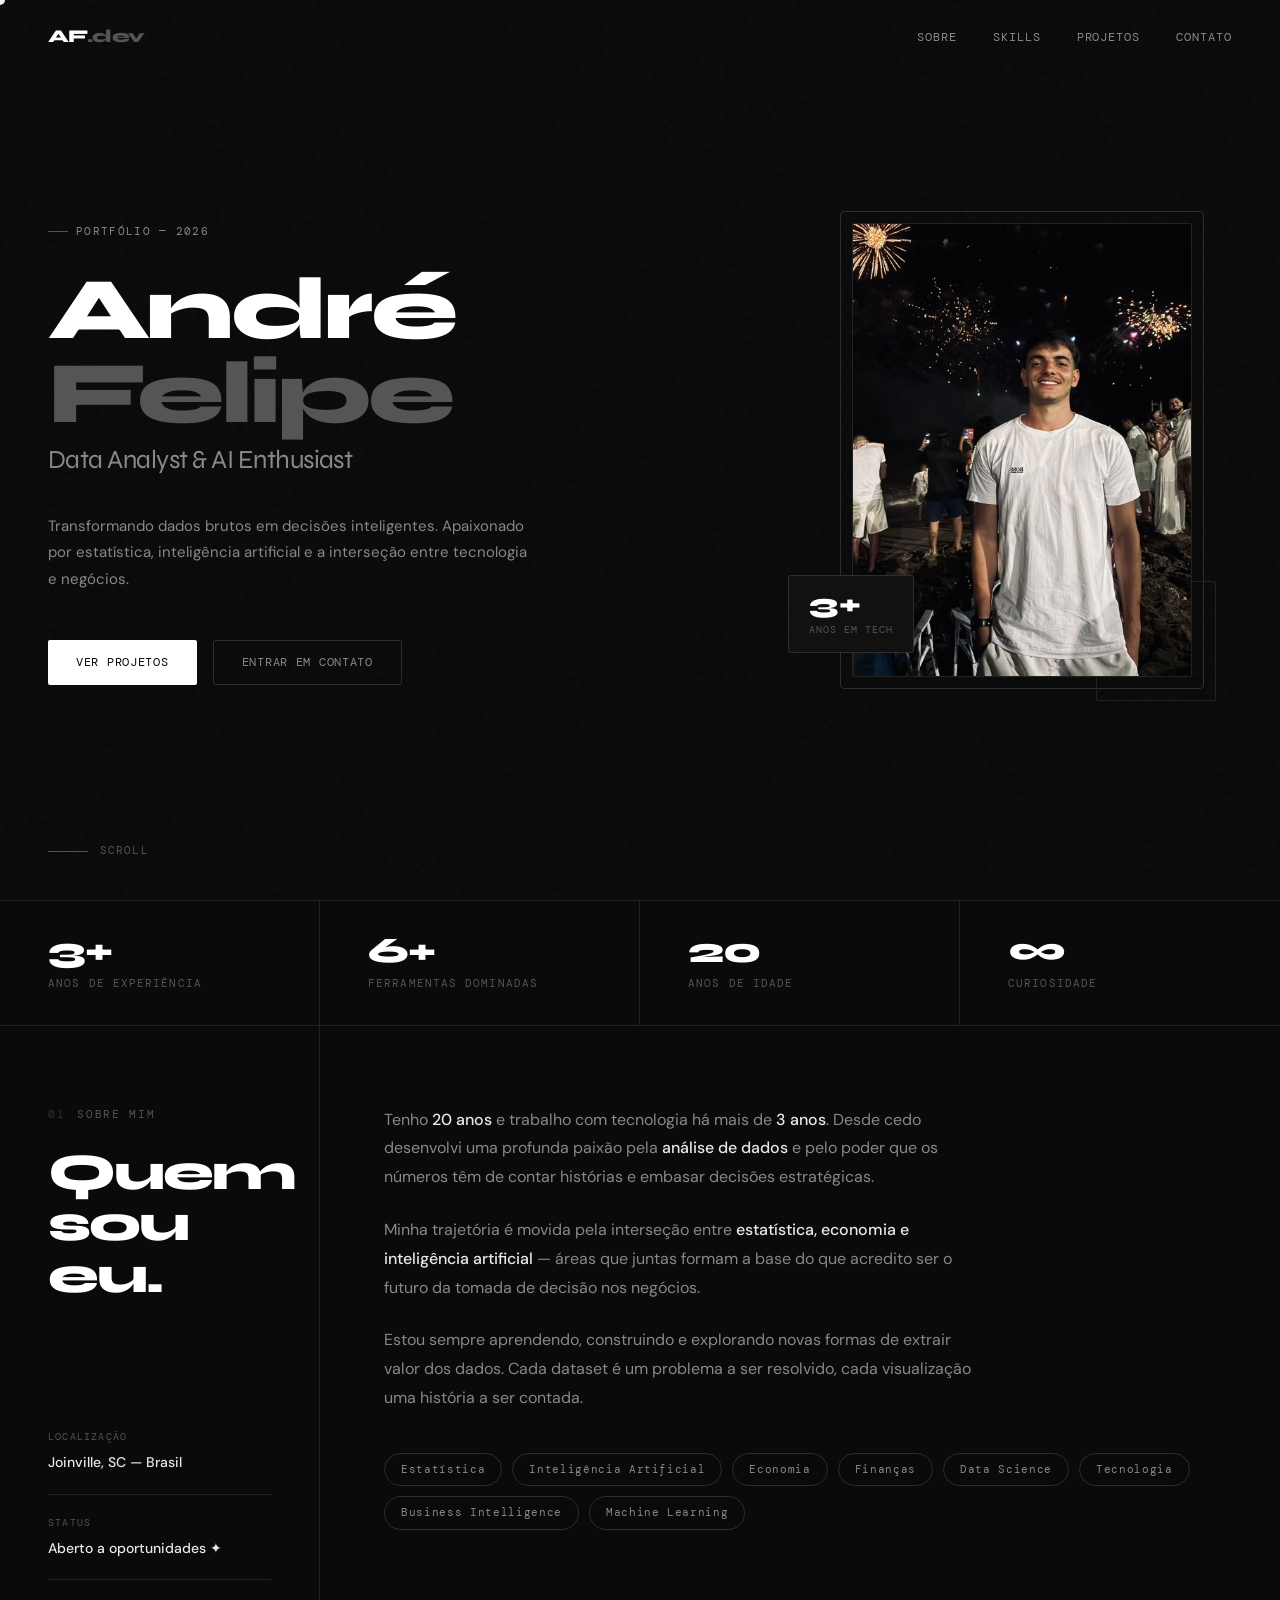
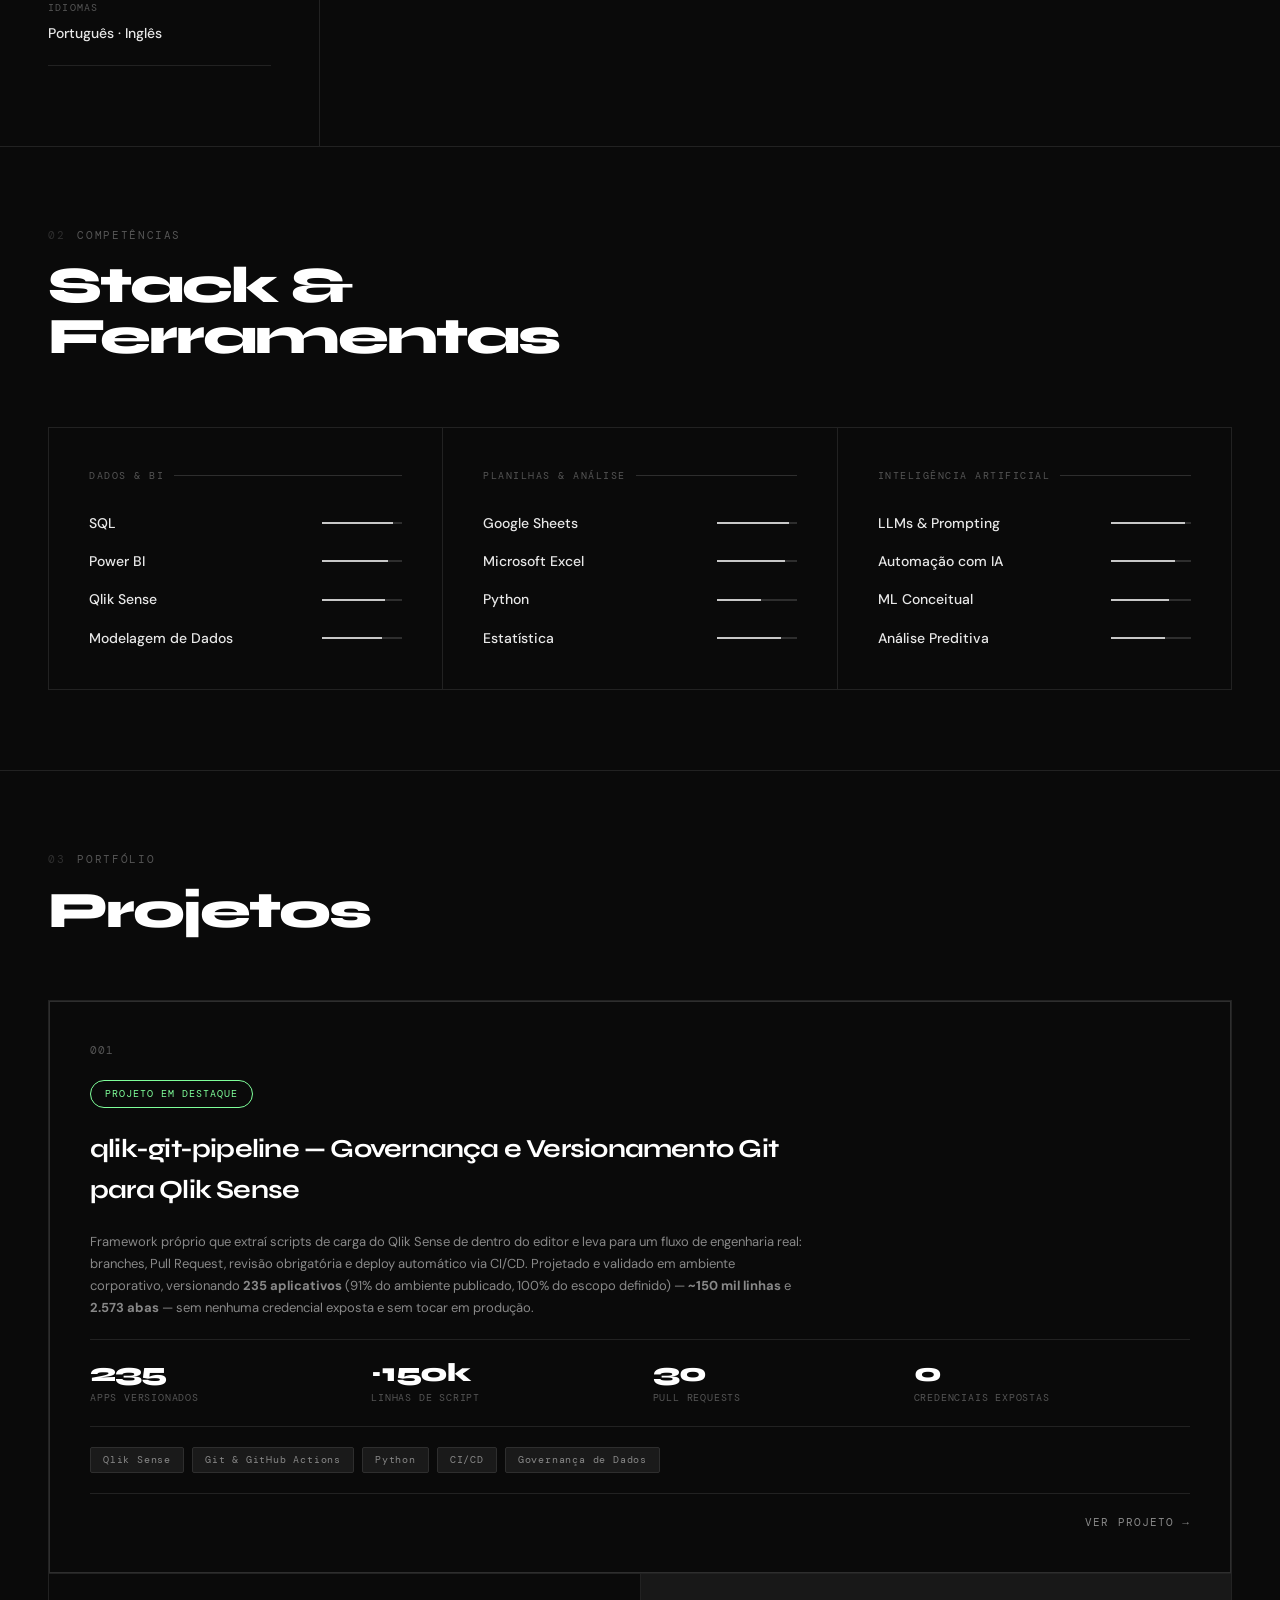
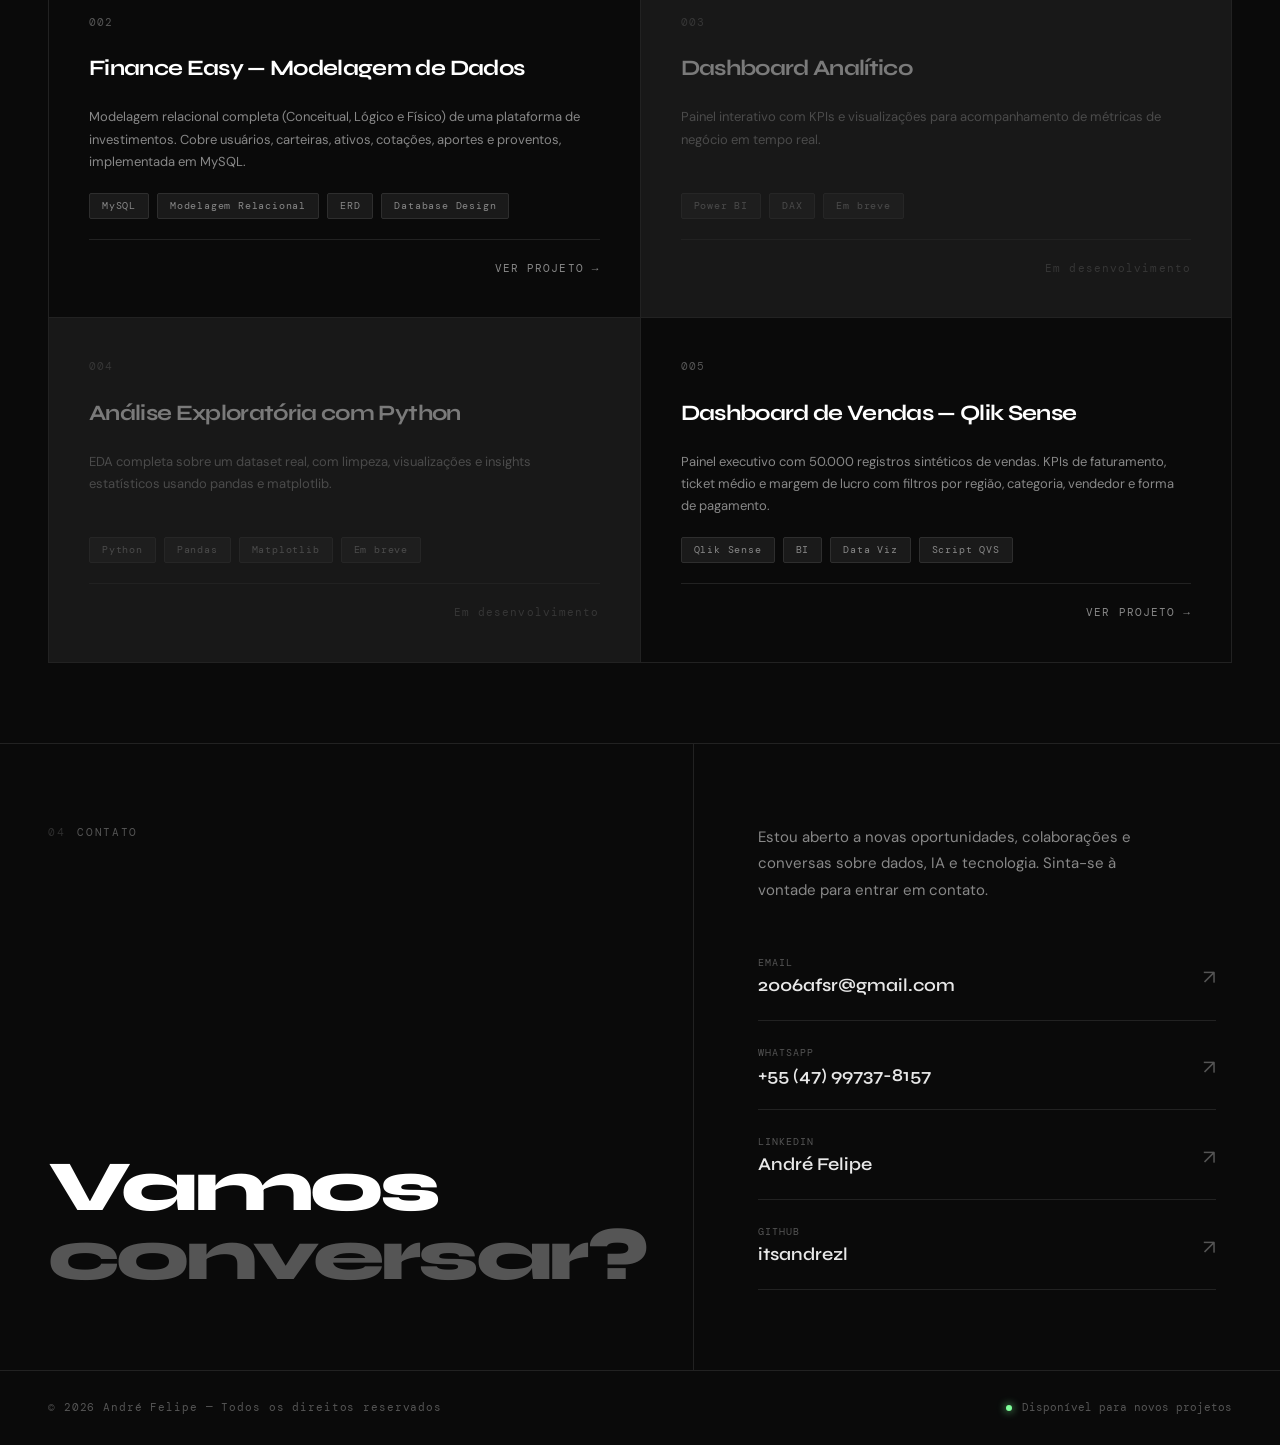
<file: index.html>
<!DOCTYPE html>
<html lang="pt-BR">
<head>
  <meta charset="UTF-8" />
  <meta name="viewport" content="width=device-width, initial-scale=1.0" />
  <title>André Felipe — Data Portfolio</title>

  <!-- Google Fonts -->
  <link rel="preconnect" href="https://fonts.googleapis.com" />
  <link href="https://fonts.googleapis.com/css2?family=Syne:wght@400;500;600;700;800&family=DM+Mono:ital,wght@0,300;0,400;0,500;1,300&family=DM+Sans:ital,opsz,wght@0,9..40,300;0,9..40,400;0,9..40,500;1,9..40,300&display=swap" rel="stylesheet" />

  <!-- Estilos -->
  <link rel="stylesheet" href="assets/css/style.css" />
</head>
<body>

  <div id="cursor"></div>

  <!-- ── NAV ── -->
  <nav id="nav">
    <a href="#home" class="nav-logo">AF<span>.dev</span></a>
    <ul class="nav-links">
      <li><a href="#about">Sobre</a></li>
      <li><a href="#skills">Skills</a></li>
      <li><a href="#projects">Projetos</a></li>
      <li><a href="#contact">Contato</a></li>
    </ul>
  </nav>

  <!-- ── HERO ── -->
  <section id="home">
    <div class="hero-left">
      <div class="hero-tag fade-in">Portfólio — 2026</div>
      <h1 class="hero-name fade-in fade-in-delay-1">
        André<br/><span class="dim">Felipe</span>
      </h1>
      <p class="hero-role fade-in fade-in-delay-2">Data Analyst &amp; AI Enthusiast</p>
      <p class="hero-desc fade-in fade-in-delay-3">
        Transformando dados brutos em decisões inteligentes. Apaixonado por estatística, inteligência artificial e a interseção entre tecnologia e negócios.
      </p>
      <div class="hero-cta fade-in fade-in-delay-4">
        <a href="#projects" class="btn btn-primary">Ver Projetos</a>
        <a href="#contact" class="btn btn-outline">Entrar em Contato</a>
      </div>
    </div>

    <div class="hero-right fade-in fade-in-delay-2">
      <div class="photo-frame">
        <div class="photo-inner">
          <!-- Substitua as duas linhas abaixo pela sua foto: -->
          <!-- <img src="assets/images/profile.jpg" alt="André Felipe" /> -->
          <img src="assets/images/profile.jpeg" alt="André Felipe" />
        </div>
      </div>
      <div class="photo-badge">
        <div class="photo-badge-num">3+</div>
        <div class="photo-badge-label">Anos em Tech</div>
      </div>
    </div>

    <div class="hero-scroll">
      <div class="scroll-line"></div>
      Scroll
    </div>
  </section>

  <!-- ── STATS ── -->
  <div class="stats-bar">
    <div class="stat-item fade-in">
      <div class="stat-num">3+</div>
      <div class="stat-label">Anos de Experiência</div>
    </div>
    <div class="stat-item fade-in fade-in-delay-1">
      <div class="stat-num">6+</div>
      <div class="stat-label">Ferramentas Dominadas</div>
    </div>
    <div class="stat-item fade-in fade-in-delay-2">
      <div class="stat-num">20</div>
      <div class="stat-label">Anos de Idade</div>
    </div>
    <div class="stat-item fade-in fade-in-delay-3">
      <div class="stat-num">∞</div>
      <div class="stat-label">Curiosidade</div>
    </div>
  </div>

  <!-- ── ABOUT ── -->
  <section id="about">
    <div class="about-sidebar">
      <div>
        <div class="section-label" data-num="01">Sobre mim</div>
        <h2 class="section-title">Quem<br/>sou<br/>eu.</h2>
      </div>
      <div style="margin-top:auto; padding-top:40px;">
        <div class="info-item">
          <div class="info-key">Localização</div>
          <div class="info-val">Joinville, SC — Brasil</div>
        </div>
        <div class="info-item">
          <div class="info-key">Status</div>
          <div class="info-val">Aberto a oportunidades ✦</div>
        </div>
        <div class="info-item">
          <div class="info-key">Idiomas</div>
          <div class="info-val">Português · Inglês</div>
        </div>
      </div>
    </div>

    <div class="about-main">
      <p class="about-text fade-in">
        Tenho <strong>20 anos</strong> e trabalho com tecnologia há mais de <strong>3 anos</strong>. Desde cedo desenvolvi uma profunda paixão pela <strong>análise de dados</strong> e pelo poder que os números têm de contar histórias e embasar decisões estratégicas.
      </p>
      <p class="about-text fade-in">
        Minha trajetória é movida pela interseção entre <strong>estatística, economia e inteligência artificial</strong> — áreas que juntas formam a base do que acredito ser o futuro da tomada de decisão nos negócios.
      </p>
      <p class="about-text fade-in">
        Estou sempre aprendendo, construindo e explorando novas formas de extrair valor dos dados. Cada dataset é um problema a ser resolvido, cada visualização uma história a ser contada.
      </p>
      <div class="about-passions fade-in">
        <span class="passion-tag">Estatística</span>
        <span class="passion-tag">Inteligência Artificial</span>
        <span class="passion-tag">Economia</span>
        <span class="passion-tag">Finanças</span>
        <span class="passion-tag">Data Science</span>
        <span class="passion-tag">Tecnologia</span>
        <span class="passion-tag">Business Intelligence</span>
        <span class="passion-tag">Machine Learning</span>
      </div>
    </div>
  </section>

  <!-- ── SKILLS ── -->
  <section id="skills">
    <div class="skills-header">
      <div>
        <div class="section-label" data-num="02">Competências</div>
        <h2 class="section-title" style="margin-top:16px;">Stack &amp;<br/>Ferramentas</h2>
      </div>
    </div>

    <div class="skills-grid fade-in">
      <div class="skill-group">
        <div class="skill-group-title">Dados &amp; BI</div>
        <div class="skill-items">
          <div class="skill-item">
            <span class="skill-name">SQL</span>
            <div class="skill-bar-wrap"><div class="skill-bar" style="width:88%"></div></div>
          </div>
          <div class="skill-item">
            <span class="skill-name">Power BI</span>
            <div class="skill-bar-wrap"><div class="skill-bar" style="width:82%"></div></div>
          </div>
          <div class="skill-item">
            <span class="skill-name">Qlik Sense</span>
            <div class="skill-bar-wrap"><div class="skill-bar" style="width:78%"></div></div>
          </div>
          <div class="skill-item">
            <span class="skill-name">Modelagem de Dados</span>
            <div class="skill-bar-wrap"><div class="skill-bar" style="width:75%"></div></div>
          </div>
        </div>
      </div>

      <div class="skill-group">
        <div class="skill-group-title">Planilhas &amp; Análise</div>
        <div class="skill-items">
          <div class="skill-item">
            <span class="skill-name">Google Sheets</span>
            <div class="skill-bar-wrap"><div class="skill-bar" style="width:90%"></div></div>
          </div>
          <div class="skill-item">
            <span class="skill-name">Microsoft Excel</span>
            <div class="skill-bar-wrap"><div class="skill-bar" style="width:85%"></div></div>
          </div>
          <div class="skill-item">
            <span class="skill-name">Python</span>
            <div class="skill-bar-wrap"><div class="skill-bar" style="width:55%"></div></div>
          </div>
          <div class="skill-item">
            <span class="skill-name">Estatística</span>
            <div class="skill-bar-wrap"><div class="skill-bar" style="width:80%"></div></div>
          </div>
        </div>
      </div>

      <div class="skill-group">
        <div class="skill-group-title">Inteligência Artificial</div>
        <div class="skill-items">
          <div class="skill-item">
            <span class="skill-name">LLMs &amp; Prompting</span>
            <div class="skill-bar-wrap"><div class="skill-bar" style="width:92%"></div></div>
          </div>
          <div class="skill-item">
            <span class="skill-name">Automação com IA</span>
            <div class="skill-bar-wrap"><div class="skill-bar" style="width:80%"></div></div>
          </div>
          <div class="skill-item">
            <span class="skill-name">ML Conceitual</span>
            <div class="skill-bar-wrap"><div class="skill-bar" style="width:72%"></div></div>
          </div>
          <div class="skill-item">
            <span class="skill-name">Análise Preditiva</span>
            <div class="skill-bar-wrap"><div class="skill-bar" style="width:68%"></div></div>
          </div>
        </div>
      </div>
    </div>
  </section>

  <!-- ── PROJECTS ── -->
  <section id="projects">
    <div class="projects-header">
      <div>
        <div class="section-label" data-num="03">Portfólio</div>
        <h2 class="section-title" style="margin-top:16px;">Projetos</h2>
      </div>
    </div>

    <div class="projects-grid fade-in">

      <!-- Projeto 001 — REAL — FLAGSHIP -->
      <div class="project-card project-flagship">
        <div class="project-num">001</div>
        <div class="project-flagship-badge">Projeto em destaque</div>
        <h3 class="project-title">qlik-git-pipeline — Governança e Versionamento Git para Qlik Sense</h3>
        <p class="project-desc">
          Framework próprio que extraí scripts de carga do Qlik Sense de dentro do editor e leva para um fluxo de engenharia real: branches, Pull Request, revisão obrigatória e deploy automático via CI/CD. Projetado e validado em ambiente corporativo, versionando <strong>235 aplicativos</strong> (91% do ambiente publicado, 100% do escopo definido) — <strong>~150 mil linhas</strong> e <strong>2.573 abas</strong> — sem nenhuma credencial exposta e sem tocar em produção.
        </p>
        <div class="project-stats">
          <div class="project-stat"><span class="project-stat-num">235</span><span class="project-stat-label">apps versionados</span></div>
          <div class="project-stat"><span class="project-stat-num">~150k</span><span class="project-stat-label">linhas de script</span></div>
          <div class="project-stat"><span class="project-stat-num">30</span><span class="project-stat-label">Pull Requests</span></div>
          <div class="project-stat"><span class="project-stat-num">0</span><span class="project-stat-label">credenciais expostas</span></div>
        </div>
        <div class="project-tags">
          <span class="project-tag">Qlik Sense</span>
          <span class="project-tag">Git &amp; GitHub Actions</span>
          <span class="project-tag">Python</span>
          <span class="project-tag">CI/CD</span>
          <span class="project-tag">Governança de Dados</span>
        </div>
        <div class="project-footer">
          <a href="https://github.com/itsandrezl/qlik-git-pipeline" target="_blank" class="project-link">Ver projeto</a>
        </div>
      </div>

      <!-- Projeto 002 — REAL -->
      <div class="project-card">
        <div class="project-num">002</div>
        <h3 class="project-title">Finance Easy — Modelagem de Dados</h3>
        <p class="project-desc">
          Modelagem relacional completa (Conceitual, Lógico e Físico) de uma plataforma de investimentos. Cobre usuários, carteiras, ativos, cotações, aportes e proventos, implementada em MySQL.
        </p>
        <div class="project-tags">
          <span class="project-tag">MySQL</span>
          <span class="project-tag">Modelagem Relacional</span>
          <span class="project-tag">ERD</span>
          <span class="project-tag">Database Design</span>
        </div>
        <div class="project-footer">
          <a href="https://github.com/itsandrezl/modelagem-finance-easy" target="_blank" class="project-link">Ver projeto</a>
        </div>
      </div>

      <!-- Projeto 003 — EM BREVE -->
      <div class="project-card project-wip">
        <div class="project-num">003</div>
        <h3 class="project-title">Dashboard Analítico</h3>
        <p class="project-desc">
          Painel interativo com KPIs e visualizações para acompanhamento de métricas de negócio em tempo real.
        </p>
        <div class="project-tags">
          <span class="project-tag">Power BI</span>
          <span class="project-tag">DAX</span>
          <span class="project-tag">Em breve</span>
        </div>
        <div class="project-footer">
          <span style="font-family:'DM Mono',monospace;font-size:11px;color:var(--muted);letter-spacing:0.1em;">Em desenvolvimento</span>
        </div>
      </div>

      <!-- Projeto 004 — EM BREVE -->
      <div class="project-card project-wip">
        <div class="project-num">004</div>
        <h3 class="project-title">Análise Exploratória com Python</h3>
        <p class="project-desc">
          EDA completa sobre um dataset real, com limpeza, visualizações e insights estatísticos usando pandas e matplotlib.
        </p>
        <div class="project-tags">
          <span class="project-tag">Python</span>
          <span class="project-tag">Pandas</span>
          <span class="project-tag">Matplotlib</span>
          <span class="project-tag">Em breve</span>
        </div>
        <div class="project-footer">
          <span style="font-family:'DM Mono',monospace;font-size:11px;color:var(--muted);letter-spacing:0.1em;">Em desenvolvimento</span>
        </div>
      </div>

      <!-- Projeto 005 — REAL -->
      <div class="project-card">
        <div class="project-num">005</div>
        <h3 class="project-title">Dashboard de Vendas — Qlik Sense</h3>
        <p class="project-desc">
          Painel executivo com 50.000 registros sintéticos de vendas. KPIs de faturamento, ticket médio e margem de lucro com filtros por região, categoria, vendedor e forma de pagamento.
        </p>
        <div class="project-tags">
          <span class="project-tag">Qlik Sense</span>
          <span class="project-tag">BI</span>
          <span class="project-tag">Data Viz</span>
          <span class="project-tag">Script QVS</span>
        </div>
        <div class="project-footer">
          <a href="https://github.com/itsandrezl/dashboard-vendas-qlik" target="_blank" class="project-link">Ver projeto</a>
        </div>
      </div>

    </div>
  </section>

  <!-- ── CONTACT ── -->
  <section id="contact">
    <div class="contact-left">
      <div class="section-label" data-num="04">Contato</div>
      <h2 class="contact-big fade-in">Vamos<br/><span class="dim">conversar?</span></h2>
    </div>
    <div class="contact-right fade-in">
      <p class="contact-desc">
        Estou aberto a novas oportunidades, colaborações e conversas sobre dados, IA e tecnologia. Sinta-se à vontade para entrar em contato.
      </p>
      <div class="contact-links">
        <!-- Troque pelo seu e-mail real -->
        <a href="mailto:seuemail@email.com" class="contact-link">
          <div>
            <div class="contact-link-label">Email</div>
            <div class="contact-link-name">2006afsr@gmail.com</div>
          </div>
          <span class="contact-link-arrow">↗</span>
        </a>
        <a href="https://wa.me/5547997378157" target="_blank" class="contact-link">
        <div>
            <div class="contact-link-label">WhatsApp</div>
            <div class="contact-link-name">+55 (47) 99737-8157</div>
          </div>
        <span class="contact-link-arrow">↗</span>
        </a>
        <!-- Troque pelo seu LinkedIn real -->
        <a href="https://www.linkedin.com/in/itsandrezl/" target="_blank" class="contact-link">
          <div>
            <div class="contact-link-label">LinkedIn</div>
            <div class="contact-link-name">André Felipe</div>
          </div>
          <span class="contact-link-arrow">↗</span>
        </a>
        <!-- Troque pelo seu GitHub real -->
        <a href="https://github.com/itsandrezl" target="_blank" class="contact-link">
          <div>
            <div class="contact-link-label">GitHub</div>
            <div class="contact-link-name">itsandrezl</div>
          </div>
          <span class="contact-link-arrow">↗</span>
        </a>
      </div>
    </div>
  </section>

  <!-- ── FOOTER ── -->
  <footer>
    <span class="footer-text">© 2026 André Felipe — Todos os direitos reservados</span>
    <div class="footer-right">
      <div class="footer-dot"></div>
      Disponível para novos projetos
    </div>
  </footer>

  <!-- JavaScript -->
  <script src="assets/js/main.js"></script>

</body>
</html>
</file>
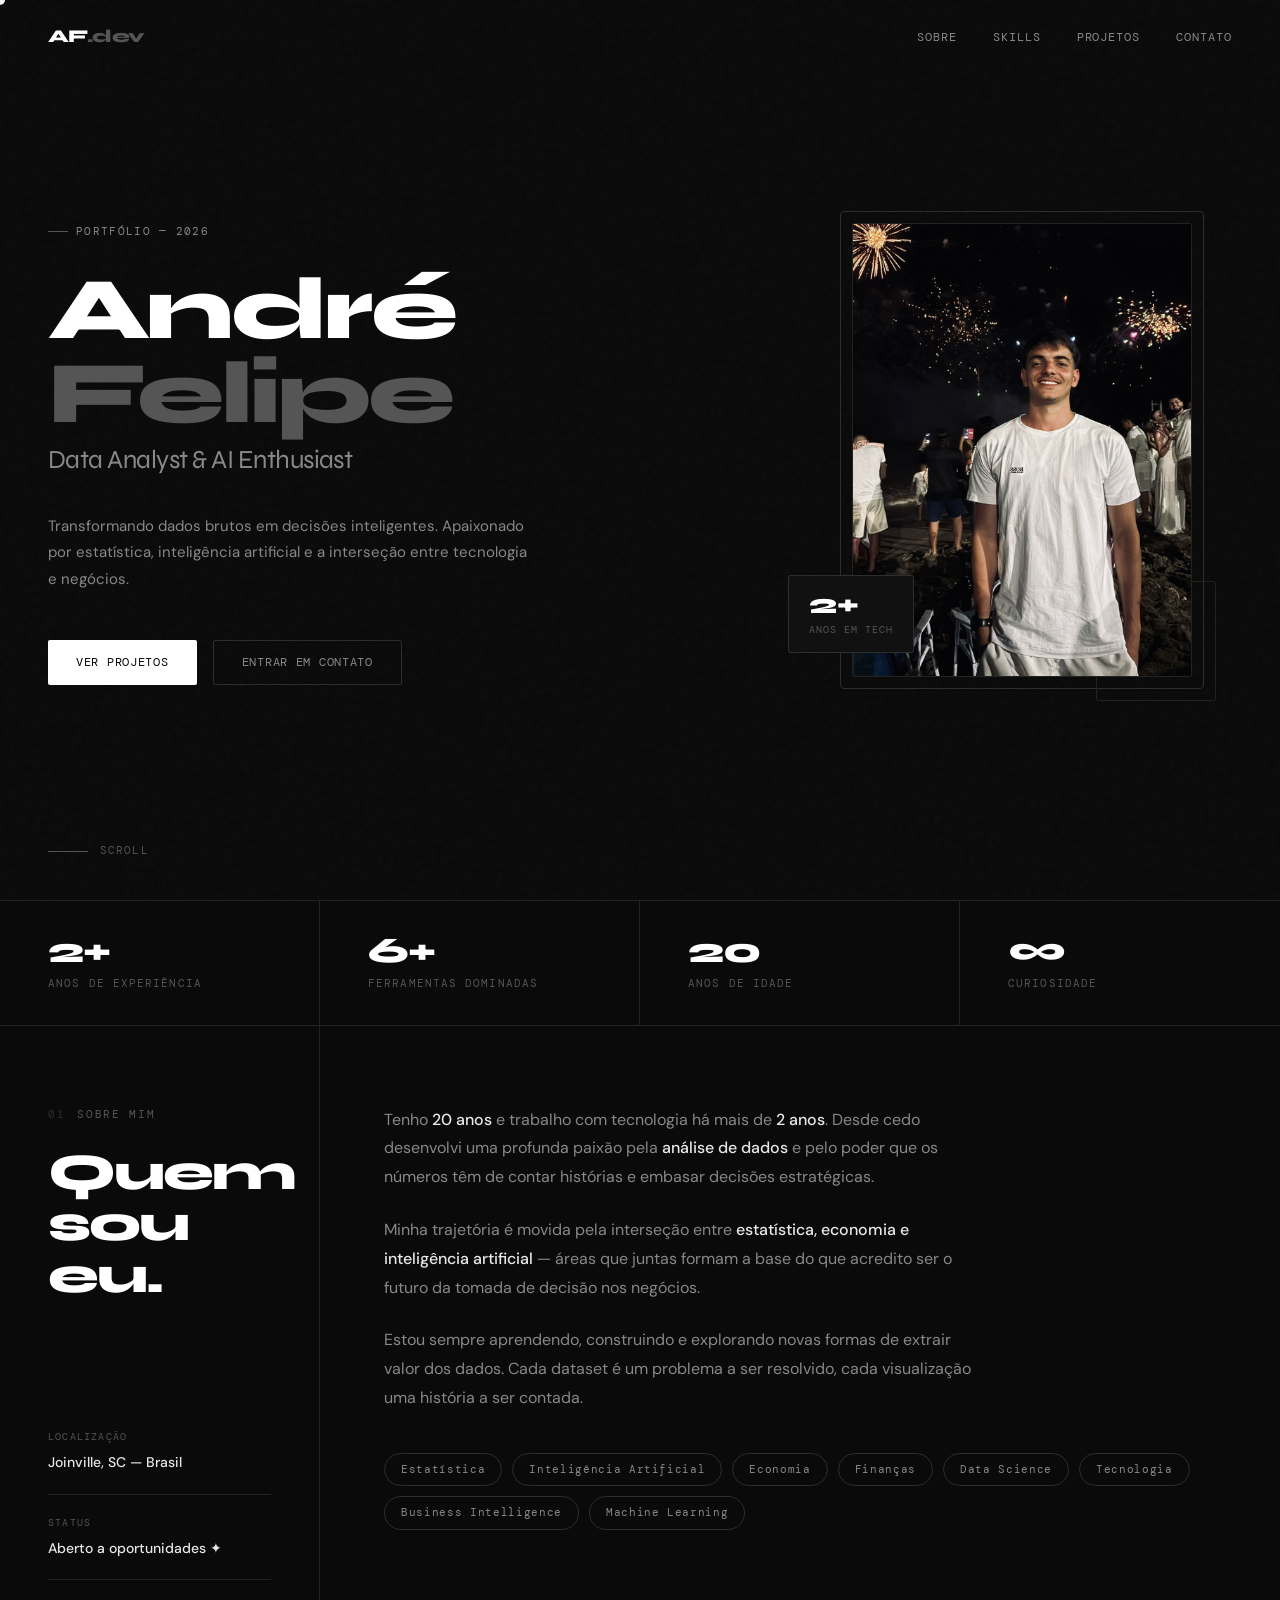
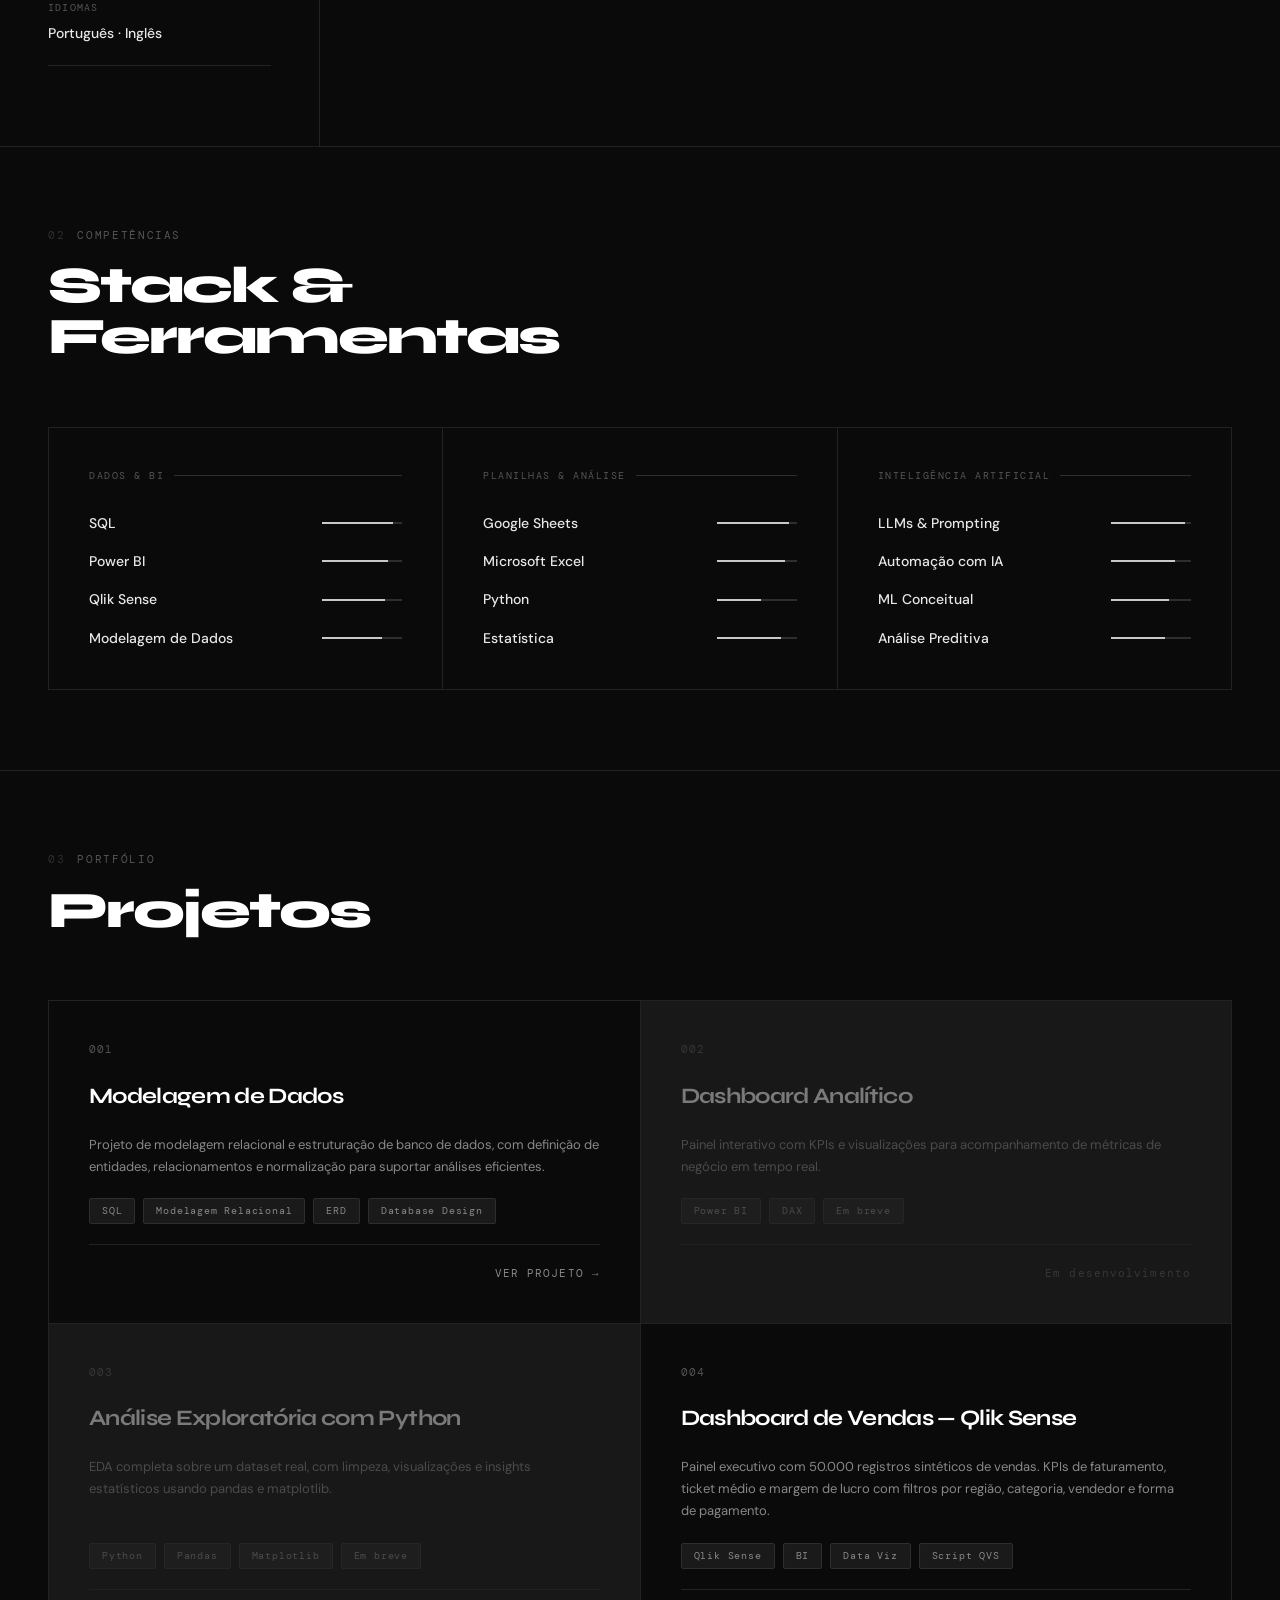
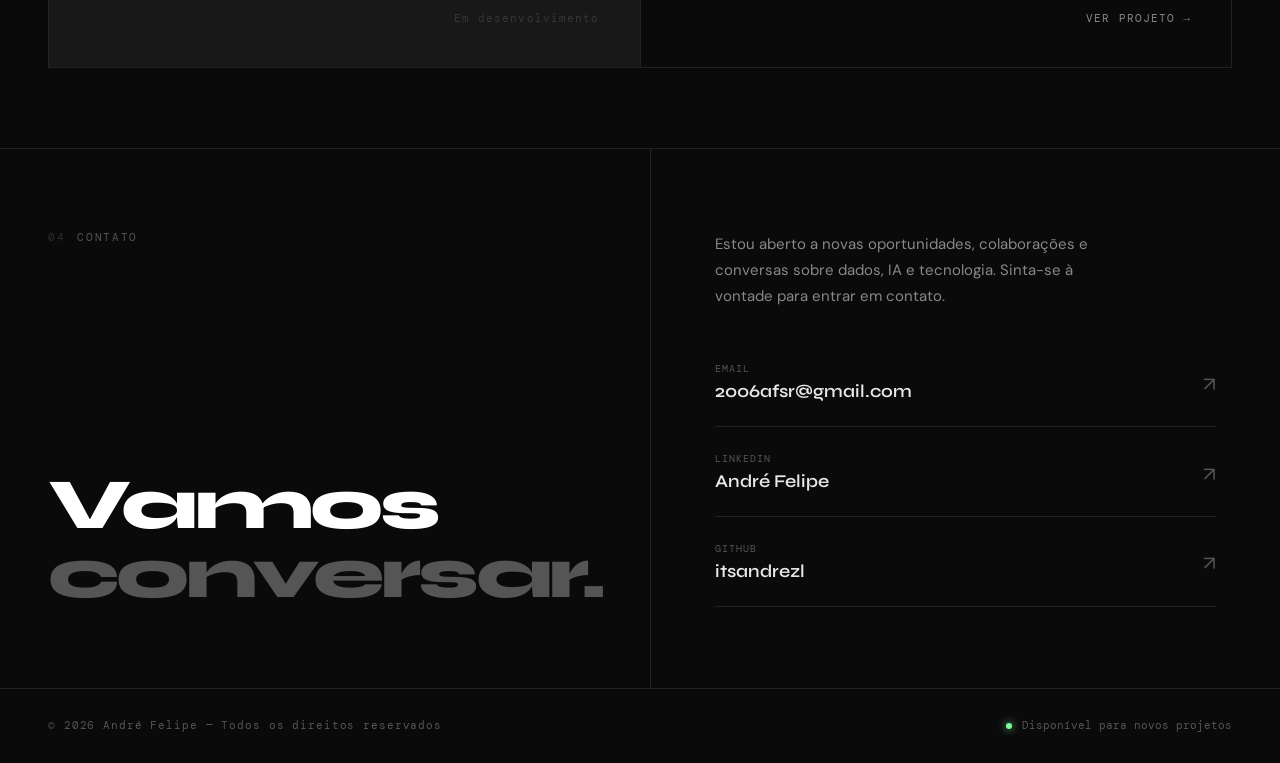
<file: index (1).html>
<!DOCTYPE html>
<html lang="pt-BR">
<head>
  <meta charset="UTF-8" />
  <meta name="viewport" content="width=device-width, initial-scale=1.0" />
  <title>André Felipe — Data Portfolio</title>

  <!-- Google Fonts -->
  <link rel="preconnect" href="https://fonts.googleapis.com" />
  <link href="https://fonts.googleapis.com/css2?family=Syne:wght@400;500;600;700;800&family=DM+Mono:ital,wght@0,300;0,400;0,500;1,300&family=DM+Sans:ital,opsz,wght@0,9..40,300;0,9..40,400;0,9..40,500;1,9..40,300&display=swap" rel="stylesheet" />

  <!-- Estilos -->
  <link rel="stylesheet" href="assets/css/style.css" />
</head>
<body>

  <div id="cursor"></div>

  <!-- ── NAV ── -->
  <nav id="nav">
    <a href="#home" class="nav-logo">AF<span>.dev</span></a>
    <ul class="nav-links">
      <li><a href="#about">Sobre</a></li>
      <li><a href="#skills">Skills</a></li>
      <li><a href="#projects">Projetos</a></li>
      <li><a href="#contact">Contato</a></li>
    </ul>
  </nav>

  <!-- ── HERO ── -->
  <section id="home">
    <div class="hero-left">
      <div class="hero-tag fade-in">Portfólio — 2026</div>
      <h1 class="hero-name fade-in fade-in-delay-1">
        André<br/><span class="dim">Felipe</span>
      </h1>
      <p class="hero-role fade-in fade-in-delay-2">Data Analyst &amp; AI Enthusiast</p>
      <p class="hero-desc fade-in fade-in-delay-3">
        Transformando dados brutos em decisões inteligentes. Apaixonado por estatística, inteligência artificial e a interseção entre tecnologia e negócios.
      </p>
      <div class="hero-cta fade-in fade-in-delay-4">
        <a href="#projects" class="btn btn-primary">Ver Projetos</a>
        <a href="#contact" class="btn btn-outline">Entrar em Contato</a>
      </div>
    </div>

    <div class="hero-right fade-in fade-in-delay-2">
      <div class="photo-frame">
        <div class="photo-inner">
          <!-- Substitua as duas linhas abaixo pela sua foto: -->
          <!-- <img src="assets/images/profile.jpg" alt="André Felipe" /> -->
          <img src="assets/images/profile.jpeg" alt="André Felipe" />
        </div>
      </div>
      <div class="photo-badge">
        <div class="photo-badge-num">2+</div>
        <div class="photo-badge-label">Anos em Tech</div>
      </div>
    </div>

    <div class="hero-scroll">
      <div class="scroll-line"></div>
      Scroll
    </div>
  </section>

  <!-- ── STATS ── -->
  <div class="stats-bar">
    <div class="stat-item fade-in">
      <div class="stat-num">2+</div>
      <div class="stat-label">Anos de Experiência</div>
    </div>
    <div class="stat-item fade-in fade-in-delay-1">
      <div class="stat-num">6+</div>
      <div class="stat-label">Ferramentas Dominadas</div>
    </div>
    <div class="stat-item fade-in fade-in-delay-2">
      <div class="stat-num">20</div>
      <div class="stat-label">Anos de Idade</div>
    </div>
    <div class="stat-item fade-in fade-in-delay-3">
      <div class="stat-num">∞</div>
      <div class="stat-label">Curiosidade</div>
    </div>
  </div>

  <!-- ── ABOUT ── -->
  <section id="about">
    <div class="about-sidebar">
      <div>
        <div class="section-label" data-num="01">Sobre mim</div>
        <h2 class="section-title">Quem<br/>sou<br/>eu.</h2>
      </div>
      <div style="margin-top:auto; padding-top:40px;">
        <div class="info-item">
          <div class="info-key">Localização</div>
          <div class="info-val">Joinville, SC — Brasil</div>
        </div>
        <div class="info-item">
          <div class="info-key">Status</div>
          <div class="info-val">Aberto a oportunidades ✦</div>
        </div>
        <div class="info-item">
          <div class="info-key">Idiomas</div>
          <div class="info-val">Português · Inglês</div>
        </div>
      </div>
    </div>

    <div class="about-main">
      <p class="about-text fade-in">
        Tenho <strong>20 anos</strong> e trabalho com tecnologia há mais de <strong>2 anos</strong>. Desde cedo desenvolvi uma profunda paixão pela <strong>análise de dados</strong> e pelo poder que os números têm de contar histórias e embasar decisões estratégicas.
      </p>
      <p class="about-text fade-in">
        Minha trajetória é movida pela interseção entre <strong>estatística, economia e inteligência artificial</strong> — áreas que juntas formam a base do que acredito ser o futuro da tomada de decisão nos negócios.
      </p>
      <p class="about-text fade-in">
        Estou sempre aprendendo, construindo e explorando novas formas de extrair valor dos dados. Cada dataset é um problema a ser resolvido, cada visualização uma história a ser contada.
      </p>
      <div class="about-passions fade-in">
        <span class="passion-tag">Estatística</span>
        <span class="passion-tag">Inteligência Artificial</span>
        <span class="passion-tag">Economia</span>
        <span class="passion-tag">Finanças</span>
        <span class="passion-tag">Data Science</span>
        <span class="passion-tag">Tecnologia</span>
        <span class="passion-tag">Business Intelligence</span>
        <span class="passion-tag">Machine Learning</span>
      </div>
    </div>
  </section>

  <!-- ── SKILLS ── -->
  <section id="skills">
    <div class="skills-header">
      <div>
        <div class="section-label" data-num="02">Competências</div>
        <h2 class="section-title" style="margin-top:16px;">Stack &amp;<br/>Ferramentas</h2>
      </div>
    </div>

    <div class="skills-grid fade-in">
      <div class="skill-group">
        <div class="skill-group-title">Dados &amp; BI</div>
        <div class="skill-items">
          <div class="skill-item">
            <span class="skill-name">SQL</span>
            <div class="skill-bar-wrap"><div class="skill-bar" style="width:88%"></div></div>
          </div>
          <div class="skill-item">
            <span class="skill-name">Power BI</span>
            <div class="skill-bar-wrap"><div class="skill-bar" style="width:82%"></div></div>
          </div>
          <div class="skill-item">
            <span class="skill-name">Qlik Sense</span>
            <div class="skill-bar-wrap"><div class="skill-bar" style="width:78%"></div></div>
          </div>
          <div class="skill-item">
            <span class="skill-name">Modelagem de Dados</span>
            <div class="skill-bar-wrap"><div class="skill-bar" style="width:75%"></div></div>
          </div>
        </div>
      </div>

      <div class="skill-group">
        <div class="skill-group-title">Planilhas &amp; Análise</div>
        <div class="skill-items">
          <div class="skill-item">
            <span class="skill-name">Google Sheets</span>
            <div class="skill-bar-wrap"><div class="skill-bar" style="width:90%"></div></div>
          </div>
          <div class="skill-item">
            <span class="skill-name">Microsoft Excel</span>
            <div class="skill-bar-wrap"><div class="skill-bar" style="width:85%"></div></div>
          </div>
          <div class="skill-item">
            <span class="skill-name">Python</span>
            <div class="skill-bar-wrap"><div class="skill-bar" style="width:55%"></div></div>
          </div>
          <div class="skill-item">
            <span class="skill-name">Estatística</span>
            <div class="skill-bar-wrap"><div class="skill-bar" style="width:80%"></div></div>
          </div>
        </div>
      </div>

      <div class="skill-group">
        <div class="skill-group-title">Inteligência Artificial</div>
        <div class="skill-items">
          <div class="skill-item">
            <span class="skill-name">LLMs &amp; Prompting</span>
            <div class="skill-bar-wrap"><div class="skill-bar" style="width:92%"></div></div>
          </div>
          <div class="skill-item">
            <span class="skill-name">Automação com IA</span>
            <div class="skill-bar-wrap"><div class="skill-bar" style="width:80%"></div></div>
          </div>
          <div class="skill-item">
            <span class="skill-name">ML Conceitual</span>
            <div class="skill-bar-wrap"><div class="skill-bar" style="width:72%"></div></div>
          </div>
          <div class="skill-item">
            <span class="skill-name">Análise Preditiva</span>
            <div class="skill-bar-wrap"><div class="skill-bar" style="width:68%"></div></div>
          </div>
        </div>
      </div>
    </div>
  </section>

  <!-- ── PROJECTS ── -->
  <section id="projects">
    <div class="projects-header">
      <div>
        <div class="section-label" data-num="03">Portfólio</div>
        <h2 class="section-title" style="margin-top:16px;">Projetos</h2>
      </div>
    </div>

    <div class="projects-grid fade-in">

      <!-- Projeto 001 — REAL -->
      <div class="project-card">
        <div class="project-num">001</div>
        <h3 class="project-title">Modelagem de Dados</h3>
        <p class="project-desc">
          Projeto de modelagem relacional e estruturação de banco de dados, com definição de entidades, relacionamentos e normalização para suportar análises eficientes.
        </p>
        <div class="project-tags">
          <span class="project-tag">SQL</span>
          <span class="project-tag">Modelagem Relacional</span>
          <span class="project-tag">ERD</span>
          <span class="project-tag">Database Design</span>
        </div>
        <div class="project-footer">
          <a href="#" class="project-link">Ver projeto</a>
        </div>
      </div>

      <!-- Projeto 002 — EM BREVE -->
      <div class="project-card project-wip">
        <div class="project-num">002</div>
        <h3 class="project-title">Dashboard Analítico</h3>
        <p class="project-desc">
          Painel interativo com KPIs e visualizações para acompanhamento de métricas de negócio em tempo real.
        </p>
        <div class="project-tags">
          <span class="project-tag">Power BI</span>
          <span class="project-tag">DAX</span>
          <span class="project-tag">Em breve</span>
        </div>
        <div class="project-footer">
          <span style="font-family:'DM Mono',monospace;font-size:11px;color:var(--muted);letter-spacing:0.1em;">Em desenvolvimento</span>
        </div>
      </div>

      <!-- Projeto 003 — EM BREVE -->
      <div class="project-card project-wip">
        <div class="project-num">003</div>
        <h3 class="project-title">Análise Exploratória com Python</h3>
        <p class="project-desc">
          EDA completa sobre um dataset real, com limpeza, visualizações e insights estatísticos usando pandas e matplotlib.
        </p>
        <div class="project-tags">
          <span class="project-tag">Python</span>
          <span class="project-tag">Pandas</span>
          <span class="project-tag">Matplotlib</span>
          <span class="project-tag">Em breve</span>
        </div>
        <div class="project-footer">
          <span style="font-family:'DM Mono',monospace;font-size:11px;color:var(--muted);letter-spacing:0.1em;">Em desenvolvimento</span>
        </div>
      </div>

      <!-- Projeto 004 — REAL -->
      <div class="project-card">
        <div class="project-num">004</div>
        <h3 class="project-title">Dashboard de Vendas — Qlik Sense</h3>
        <p class="project-desc">
          Painel executivo com 50.000 registros sintéticos de vendas. KPIs de faturamento, ticket médio e margem de lucro com filtros por região, categoria, vendedor e forma de pagamento.
        </p>
        <div class="project-tags">
          <span class="project-tag">Qlik Sense</span>
          <span class="project-tag">BI</span>
          <span class="project-tag">Data Viz</span>
          <span class="project-tag">Script QVS</span>
        </div>
        <div class="project-footer">
          <a href="https://github.com/itsandrezl/dashboard-vendas-qlik" target="_blank" class="project-link">Ver projeto</a>
        </div>
      </div>

    </div>
  </section>

  <!-- ── CONTACT ── -->
  <section id="contact">
    <div class="contact-left">
      <div class="section-label" data-num="04">Contato</div>
      <h2 class="contact-big fade-in">Vamos<br/><span class="dim">conversar.</span></h2>
    </div>
    <div class="contact-right fade-in">
      <p class="contact-desc">
        Estou aberto a novas oportunidades, colaborações e conversas sobre dados, IA e tecnologia. Sinta-se à vontade para entrar em contato.
      </p>
      <div class="contact-links">
        <!-- Troque pelo seu e-mail real -->
        <a href="mailto:seuemail@email.com" class="contact-link">
          <div>
            <div class="contact-link-label">Email</div>
            <div class="contact-link-name">2006afsr@gmail.com</div>
          </div>
          <span class="contact-link-arrow">↗</span>
        </a>
        <!-- Troque pelo seu LinkedIn real -->
        <a href="https://www.linkedin.com/in/itsandrezl/" target="_blank" class="contact-link">
          <div>
            <div class="contact-link-label">LinkedIn</div>
            <div class="contact-link-name">André Felipe</div>
          </div>
          <span class="contact-link-arrow">↗</span>
        </a>
        <!-- Troque pelo seu GitHub real -->
        <a href="https://github.com/itsandrezl" target="_blank" class="contact-link">
          <div>
            <div class="contact-link-label">GitHub</div>
            <div class="contact-link-name">itsandrezl</div>
          </div>
          <span class="contact-link-arrow">↗</span>
        </a>
      </div>
    </div>
  </section>

  <!-- ── FOOTER ── -->
  <footer>
    <span class="footer-text">© 2026 André Felipe — Todos os direitos reservados</span>
    <div class="footer-right">
      <div class="footer-dot"></div>
      Disponível para novos projetos
    </div>
  </footer>

  <!-- JavaScript -->
  <script src="assets/js/main.js"></script>

</body>
</html>
</file>
<file: assets/css/style.css>
*, *::before, *::after { box-sizing: border-box; margin: 0; padding: 0; }

:root {
  --bg:       #0a0a0a;
  --bg2:      #111111;
  --bg3:      #1a1a1a;
  --border:   #222222;
  --border2:  #2e2e2e;
  --muted:    #555555;
  --subtle:   #888888;
  --text:     #e8e8e8;
  --bright:   #ffffff;
  --accent:   #c8c8c8;
  --accent2:  #3a3a3a;
  --green:    #7fff9a;
}

html { scroll-behavior: smooth; }

body {
  background: var(--bg);
  color: var(--text);
  font-family: 'DM Sans', sans-serif;
  font-size: 15px;
  line-height: 1.6;
  cursor: none;
  overflow-x: hidden;
}

/* ── CURSOR ── */
#cursor {
  position: fixed; top: 0; left: 0; z-index: 9999;
  width: 10px; height: 10px;
  background: var(--bright);
  border-radius: 50%;
  pointer-events: none;
  transform: translate(-50%,-50%);
  transition: transform 0.1s, width 0.25s, height 0.25s, background 0.25s;
  mix-blend-mode: difference;
}
#cursor.grow { width: 40px; height: 40px; background: var(--bright); }

/* ── NOISE OVERLAY ── */
body::before {
  content: '';
  position: fixed; inset: 0; z-index: 0;
  background-image: url("data:image/svg+xml,%3Csvg viewBox='0 0 200 200' xmlns='http://www.w3.org/2000/svg'%3E%3Cfilter id='n'%3E%3CfeTurbulence type='fractalNoise' baseFrequency='0.75' numOctaves='4' stitchTiles='stitch'/%3E%3C/filter%3E%3Crect width='100%25' height='100%25' filter='url(%23n)'/%3E%3C/svg%3E");
  opacity: 0.025;
  pointer-events: none;
}

/* ── NAV ── */
nav {
  position: fixed; top: 0; left: 0; right: 0; z-index: 100;
  display: flex; align-items: center; justify-content: space-between;
  padding: 22px 48px;
  border-bottom: 1px solid transparent;
  transition: border-color 0.4s, background 0.4s, backdrop-filter 0.4s;
}
nav.scrolled {
  border-color: var(--border);
  background: rgba(10,10,10,0.85);
  backdrop-filter: blur(16px);
}
.nav-logo {
  font-family: 'Syne', sans-serif;
  font-weight: 800;
  font-size: 18px;
  letter-spacing: -0.03em;
  color: var(--bright);
  text-decoration: none;
}
.nav-logo span { color: var(--muted); }
.nav-links { display: flex; gap: 36px; list-style: none; }
.nav-links a {
  font-family: 'DM Mono', monospace;
  font-size: 12px;
  letter-spacing: 0.08em;
  text-transform: uppercase;
  color: var(--subtle);
  text-decoration: none;
  transition: color 0.2s;
}
.nav-links a:hover { color: var(--bright); }

/* ── SECTIONS ── */
section { position: relative; z-index: 1; }

/* ── HERO ── */
#home {
  min-height: 100vh;
  display: grid;
  grid-template-columns: 1fr 420px;
  gap: 0;
  padding: 0 48px;
  align-items: center;
}
.hero-left { padding-right: 80px; }
.hero-tag {
  display: inline-flex; align-items: center; gap: 8px;
  font-family: 'DM Mono', monospace;
  font-size: 11px;
  letter-spacing: 0.12em;
  text-transform: uppercase;
  color: var(--subtle);
  margin-bottom: 28px;
}
.hero-tag::before {
  content: '';
  width: 20px; height: 1px;
  background: var(--muted);
}
.hero-name {
  font-family: 'Syne', sans-serif;
  font-weight: 800;
  font-size: clamp(52px, 7vw, 88px);
  line-height: 0.95;
  letter-spacing: -0.04em;
  color: var(--bright);
  margin-bottom: 4px;
}
.hero-name .dim { color: var(--muted); }
.hero-role {
  font-family: 'Syne', sans-serif;
  font-weight: 400;
  font-size: clamp(18px, 2.5vw, 26px);
  color: var(--subtle);
  letter-spacing: -0.02em;
  margin-bottom: 32px;
}
.hero-desc {
  font-size: 15px;
  color: var(--subtle);
  max-width: 480px;
  line-height: 1.75;
  margin-bottom: 48px;
}
.hero-cta { display: flex; gap: 16px; flex-wrap: wrap; }
.btn {
  display: inline-flex; align-items: center; gap: 8px;
  padding: 12px 28px;
  font-family: 'DM Mono', monospace;
  font-size: 12px;
  letter-spacing: 0.06em;
  text-transform: uppercase;
  text-decoration: none;
  border-radius: 2px;
  transition: all 0.25s;
}
.btn-primary { background: var(--bright); color: var(--bg); }
.btn-primary:hover { background: var(--accent); transform: translateY(-2px); }
.btn-outline { background: transparent; color: var(--subtle); border: 1px solid var(--border2); }
.btn-outline:hover { border-color: var(--subtle); color: var(--text); transform: translateY(-2px); }

/* ── PHOTO CARD ── */
.hero-right { position: relative; }
.photo-frame {
  position: relative;
  width: 340px;
  aspect-ratio: 3/4;
  margin: 0 auto;
}
.photo-frame::before {
  content: '';
  position: absolute;
  inset: -12px;
  border: 1px solid var(--border2);
  border-radius: 4px;
  z-index: -1;
}
.photo-frame::after {
  content: '';
  position: absolute;
  bottom: -24px; right: -24px;
  width: 120px; height: 120px;
  border: 1px solid var(--border);
  border-radius: 2px;
  z-index: -1;
}
.photo-inner {
  width: 100%; height: 100%;
  background: var(--bg3);
  border-radius: 2px;
  overflow: hidden;
  display: flex; align-items: center; justify-content: center;
  flex-direction: column;
  gap: 12px;
  border: 1px solid var(--border);
}
.photo-inner img {
  width: 125%; height: 100%;
  object-fit: cover;
  object-position: center 100%;
  display: block;
}
.photo-placeholder-icon { font-size: 48px; opacity: 0.15; }
.photo-placeholder-text {
  font-family: 'DM Mono', monospace;
  font-size: 11px;
  letter-spacing: 0.1em;
  text-transform: uppercase;
  color: var(--muted);
}
.photo-badge {
  position: absolute;
  bottom: 24px; left: -24px;
  background: var(--bg2);
  border: 1px solid var(--border2);
  padding: 14px 20px;
  border-radius: 2px;
}
.photo-badge-num {
  font-family: 'Syne', sans-serif;
  font-size: 28px;
  font-weight: 800;
  color: var(--bright);
  line-height: 1;
}
.photo-badge-label {
  font-family: 'DM Mono', monospace;
  font-size: 10px;
  letter-spacing: 0.1em;
  text-transform: uppercase;
  color: var(--muted);
  margin-top: 4px;
}
.hero-scroll {
  position: absolute;
  bottom: 40px; left: 48px;
  display: flex; align-items: center; gap: 12px;
  font-family: 'DM Mono', monospace;
  font-size: 11px;
  letter-spacing: 0.1em;
  text-transform: uppercase;
  color: var(--muted);
}
.scroll-line {
  width: 40px; height: 1px;
  background: var(--muted);
  position: relative;
  overflow: hidden;
}
.scroll-line::after {
  content: '';
  position: absolute;
  top: 0; left: -100%;
  width: 100%; height: 100%;
  background: var(--bright);
  animation: scrollline 2s ease-in-out infinite;
}
@keyframes scrollline {
  0% { left: -100%; } 50% { left: 0%; } 100% { left: 100%; }
}

/* ── STATS BAR ── */
.stats-bar {
  display: grid;
  grid-template-columns: repeat(4, 1fr);
  border-top: 1px solid var(--border);
  border-bottom: 1px solid var(--border);
}
.stat-item {
  padding: 32px 48px;
  border-right: 1px solid var(--border);
}
.stat-item:last-child { border-right: none; }
.stat-num {
  font-family: 'Syne', sans-serif;
  font-size: 36px;
  font-weight: 800;
  color: var(--bright);
  letter-spacing: -0.04em;
  line-height: 1;
  margin-bottom: 6px;
}
.stat-label {
  font-family: 'DM Mono', monospace;
  font-size: 11px;
  letter-spacing: 0.1em;
  text-transform: uppercase;
  color: var(--muted);
}

/* ── ABOUT ── */
#about {
  display: grid;
  grid-template-columns: 320px 1fr;
  min-height: 80vh;
}
.about-sidebar {
  border-right: 1px solid var(--border);
  padding: 80px 48px;
  display: flex; flex-direction: column; justify-content: space-between;
}
.section-label {
  font-family: 'DM Mono', monospace;
  font-size: 11px;
  letter-spacing: 0.15em;
  text-transform: uppercase;
  color: var(--muted);
  display: flex; align-items: center; gap: 12px;
}
.section-label::before { content: attr(data-num); color: var(--border2); }
.section-title {
  font-family: 'Syne', sans-serif;
  font-size: clamp(36px, 4vw, 52px);
  font-weight: 800;
  letter-spacing: -0.04em;
  color: var(--bright);
  line-height: 1;
  margin-top: 24px;
}
.about-main { padding: 80px 64px; }
.about-text {
  font-size: 16px;
  line-height: 1.8;
  color: var(--subtle);
  max-width: 600px;
  margin-bottom: 24px;
}
.about-text strong { color: var(--text); font-weight: 500; }
.about-passions { display: flex; flex-wrap: wrap; gap: 10px; margin-top: 40px; }
.passion-tag {
  display: inline-flex; align-items: center;
  padding: 7px 16px;
  border: 1px solid var(--border2);
  border-radius: 999px;
  font-family: 'DM Mono', monospace;
  font-size: 11px;
  letter-spacing: 0.06em;
  color: var(--subtle);
  transition: all 0.2s;
}
.passion-tag:hover { border-color: var(--subtle); color: var(--text); }
.about-info {
  margin-top: 48px;
  display: grid;
  grid-template-columns: repeat(2, 1fr);
  gap: 4px;
}
.info-item { padding: 20px 0; border-bottom: 1px solid var(--border); }
.info-key {
  font-family: 'DM Mono', monospace;
  font-size: 10px;
  letter-spacing: 0.12em;
  text-transform: uppercase;
  color: var(--muted);
  margin-bottom: 6px;
}
.info-val { font-size: 14px; color: var(--text); font-weight: 500; }

/* ── SKILLS ── */
#skills { border-top: 1px solid var(--border); padding: 80px 48px; }
.skills-header {
  display: flex; align-items: flex-end; justify-content: space-between;
  margin-bottom: 64px;
}
.skills-grid {
  display: grid;
  grid-template-columns: repeat(3, 1fr);
  gap: 1px;
  background: var(--border);
  border: 1px solid var(--border);
}
.skill-group { background: var(--bg); padding: 40px; }
.skill-group-title {
  font-family: 'DM Mono', monospace;
  font-size: 10px;
  letter-spacing: 0.15em;
  text-transform: uppercase;
  color: var(--muted);
  margin-bottom: 28px;
  display: flex; align-items: center; gap: 10px;
}
.skill-group-title::after { content: ''; flex: 1; height: 1px; background: var(--border2); }
.skill-items { display: flex; flex-direction: column; gap: 16px; }
.skill-item { display: flex; align-items: center; justify-content: space-between; }
.skill-name { font-size: 14px; color: var(--text); font-weight: 500; }
.skill-bar-wrap { width: 80px; height: 2px; background: var(--border2); position: relative; overflow: hidden; }
.skill-bar { height: 100%; background: var(--accent); transition: width 1.2s cubic-bezier(0.16, 1, 0.3, 1); }

/* ── PROJECTS ── */
#projects { border-top: 1px solid var(--border); padding: 80px 48px; }
.projects-header {
  display: flex; align-items: flex-end; justify-content: space-between;
  margin-bottom: 64px;
}
.projects-grid {
  display: grid;
  grid-template-columns: repeat(2, 1fr);
  gap: 1px;
  background: var(--border);
  border: 1px solid var(--border);
}
.project-card {
  background: var(--bg);
  padding: 40px;
  display: flex; flex-direction: column;
  gap: 20px;
  transition: background 0.25s;
  position: relative;
  overflow: hidden;
}
.project-card:hover { background: var(--bg2); }
.project-card::before {
  content: '';
  position: absolute;
  top: 0; left: 0; right: 0;
  height: 2px;
  background: linear-gradient(90deg, transparent, var(--border2), transparent);
  transform: translateX(-100%);
  transition: transform 0.5s ease;
}
.project-card:hover::before { transform: translateX(100%); }
.project-num { font-family: 'DM Mono', monospace; font-size: 11px; color: var(--muted); letter-spacing: 0.1em; }
.project-title { font-family: 'Syne', sans-serif; font-size: 22px; font-weight: 700; color: var(--bright); letter-spacing: -0.03em; }
.project-desc { font-size: 13px; color: var(--subtle); line-height: 1.7; flex: 1; }
.project-tags { display: flex; flex-wrap: wrap; gap: 8px; }
.project-tag {
  padding: 4px 12px;
  background: var(--bg3);
  border: 1px solid var(--border2);
  border-radius: 2px;
  font-family: 'DM Mono', monospace;
  font-size: 10px;
  letter-spacing: 0.08em;
  color: var(--subtle);
}
.project-footer { display: flex; justify-content: flex-end; border-top: 1px solid var(--border); padding-top: 20px; }
.project-link {
  font-family: 'DM Mono', monospace;
  font-size: 11px;
  letter-spacing: 0.1em;
  text-transform: uppercase;
  color: var(--subtle);
  text-decoration: none;
  display: flex; align-items: center; gap: 8px;
  transition: color 0.2s;
}
.project-link:hover { color: var(--bright); }
.project-link::after { content: '→'; }
.project-wip { opacity: 0.4; }

.project-flagship {
  grid-column: 1 / -1;
  border: 1px solid var(--border2);
}
.project-flagship-badge {
  display: inline-flex;
  align-self: flex-start;
  padding: 5px 14px;
  border: 1px solid var(--green);
  border-radius: 999px;
  font-family: 'DM Mono', monospace;
  font-size: 10px;
  letter-spacing: 0.1em;
  text-transform: uppercase;
  color: var(--green);
}
.project-flagship .project-title { font-size: 26px; max-width: 720px; }
.project-flagship .project-desc { max-width: 720px; }
.project-stats {
  display: grid;
  grid-template-columns: repeat(4, auto);
  gap: 32px;
  padding: 20px 0;
  border-top: 1px solid var(--border);
  border-bottom: 1px solid var(--border);
}
.project-stat { display: flex; flex-direction: column; gap: 4px; }
.project-stat-num {
  font-family: 'Syne', sans-serif;
  font-size: 26px;
  font-weight: 800;
  color: var(--bright);
  letter-spacing: -0.03em;
  line-height: 1;
}
.project-stat-label {
  font-family: 'DM Mono', monospace;
  font-size: 10px;
  letter-spacing: 0.08em;
  text-transform: uppercase;
  color: var(--muted);
}
@media (max-width: 900px) {
  .project-stats { grid-template-columns: repeat(2, auto); }
}

/* ── CONTACT ── */
#contact {
  border-top: 1px solid var(--border);
  display: grid;
  grid-template-columns: 1fr 1fr;
  min-height: 60vh;
}
.contact-left {
  padding: 80px 48px;
  border-right: 1px solid var(--border);
  display: flex; flex-direction: column; justify-content: space-between;
}
.contact-big {
  font-family: 'Syne', sans-serif;
  font-size: clamp(40px, 6vw, 72px);
  font-weight: 800;
  letter-spacing: -0.05em;
  color: var(--bright);
  line-height: 0.95;
  margin-top: 24px;
}
.contact-big .dim { color: var(--muted); }
.contact-right {
  padding: 80px 64px;
  display: flex; flex-direction: column; justify-content: center;
  gap: 32px;
}
.contact-desc { font-size: 15px; color: var(--subtle); line-height: 1.75; max-width: 400px; }
.contact-links { display: flex; flex-direction: column; gap: 4px; }
.contact-link {
  display: flex; align-items: center; justify-content: space-between;
  padding: 20px 0;
  border-bottom: 1px solid var(--border);
  text-decoration: none;
}
.contact-link-name { font-family: 'Syne', sans-serif; font-size: 18px; font-weight: 600; color: var(--text); transition: color 0.2s; }
.contact-link:hover .contact-link-name { color: var(--bright); }
.contact-link-arrow { color: var(--muted); transition: transform 0.2s, color 0.2s; font-size: 20px; }
.contact-link:hover .contact-link-arrow { transform: translate(4px, -4px); color: var(--bright); }
.contact-link-label { font-family: 'DM Mono', monospace; font-size: 10px; letter-spacing: 0.1em; color: var(--muted); text-transform: uppercase; }

/* ── FOOTER ── */
footer {
  border-top: 1px solid var(--border);
  padding: 28px 48px;
  display: flex; align-items: center; justify-content: space-between;
}
.footer-text { font-family: 'DM Mono', monospace; font-size: 11px; letter-spacing: 0.08em; color: var(--muted); }
.footer-dot {
  width: 6px; height: 6px;
  border-radius: 50%;
  background: var(--green);
  box-shadow: 0 0 8px var(--green);
  animation: pulse 2s ease-in-out infinite;
}
@keyframes pulse { 0%, 100% { opacity: 1; } 50% { opacity: 0.4; } }
.footer-right { display: flex; align-items: center; gap: 10px; font-family: 'DM Mono', monospace; font-size: 11px; color: var(--muted); }

/* ── ANIMAÇÕES ── */
.fade-in { opacity: 0; transform: translateY(24px); transition: opacity 0.7s ease, transform 0.7s ease; }
.fade-in.visible { opacity: 1; transform: translateY(0); }
.fade-in-delay-1 { transition-delay: 0.1s; }
.fade-in-delay-2 { transition-delay: 0.2s; }
.fade-in-delay-3 { transition-delay: 0.3s; }
.fade-in-delay-4 { transition-delay: 0.4s; }

/* ── MOBILE ── */
@media (max-width: 900px) {
  nav { padding: 18px 24px; }
  .nav-links { gap: 20px; }
  #home { grid-template-columns: 1fr; padding: 120px 24px 60px; }
  .hero-right { display: none; }
  .hero-left { padding-right: 0; }
  .hero-scroll { left: 24px; }
  .stats-bar { grid-template-columns: repeat(2, 1fr); }
  .stat-item { padding: 24px; }
  #about { grid-template-columns: 1fr; }
  .about-sidebar { border-right: none; border-bottom: 1px solid var(--border); padding: 48px 24px; }
  .about-main { padding: 48px 24px; }
  .about-info { grid-template-columns: 1fr; }
  #skills { padding: 48px 24px; }
  .skills-grid { grid-template-columns: 1fr; }
  #projects { padding: 48px 24px; }
  .projects-grid { grid-template-columns: 1fr; }
  #contact { grid-template-columns: 1fr; }
  .contact-left { border-right: none; border-bottom: 1px solid var(--border); padding: 48px 24px; }
  .contact-right { padding: 48px 24px; }
  footer { padding: 20px 24px; flex-direction: column; gap: 12px; text-align: center; }
}
</file>
